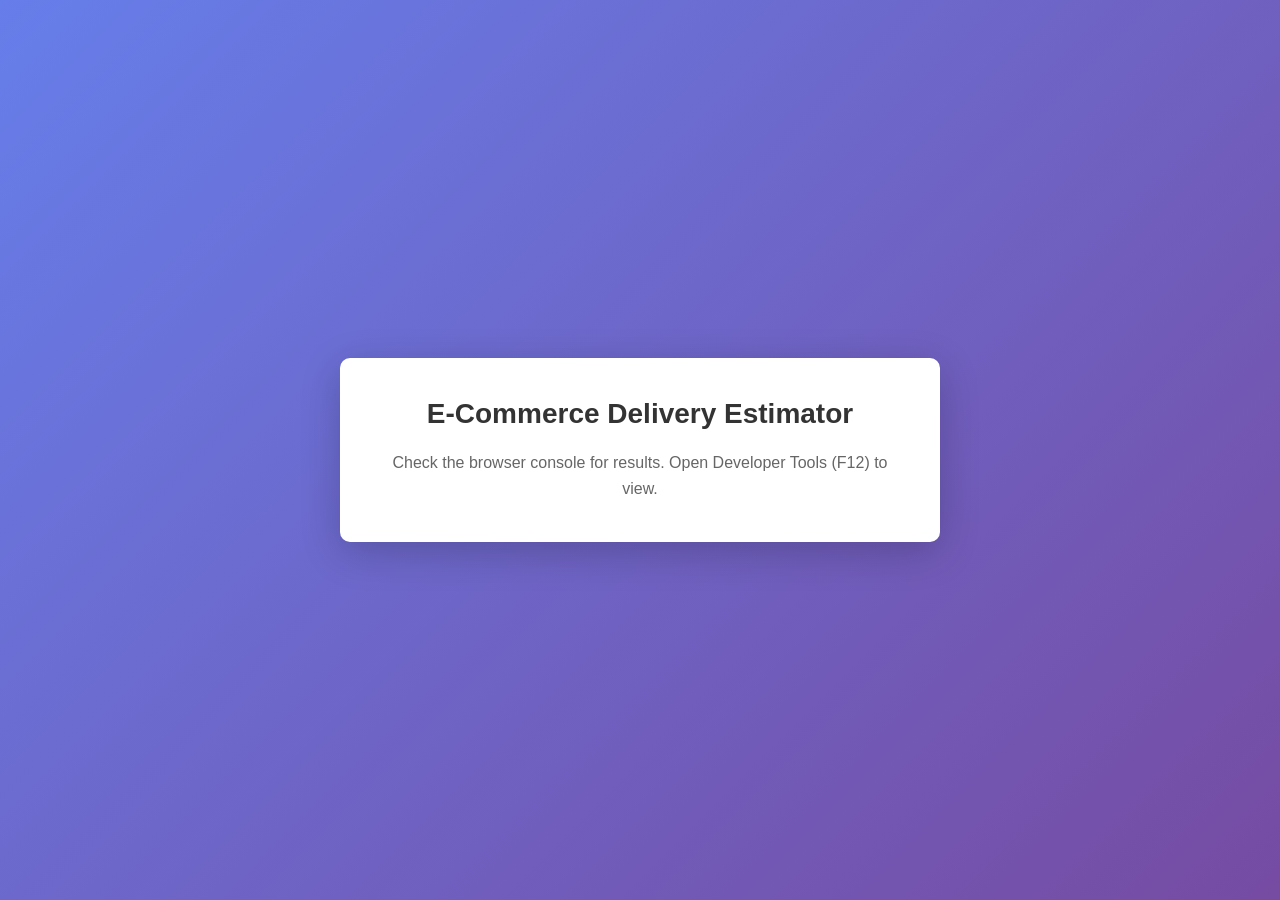
<file: Q1-Ecommerce-Delivery-Estimator/index.html>
<!DOCTYPE html>
<html lang="en">
<head>
    <meta charset="UTF-8">
    <meta name="viewport" content="width=device-width, initial-scale=1.0">
    <title>E-Commerce Delivery Estimator</title>
    <link rel="stylesheet" href="style.css">
</head>
<body>
    <div class="container">
        <h1>E-Commerce Delivery Estimator</h1>
        <p>Check the browser console for results. Open Developer Tools (F12) to view.</p>
    </div>
    <script src="script.js"></script>
</body>
</html>
</file>
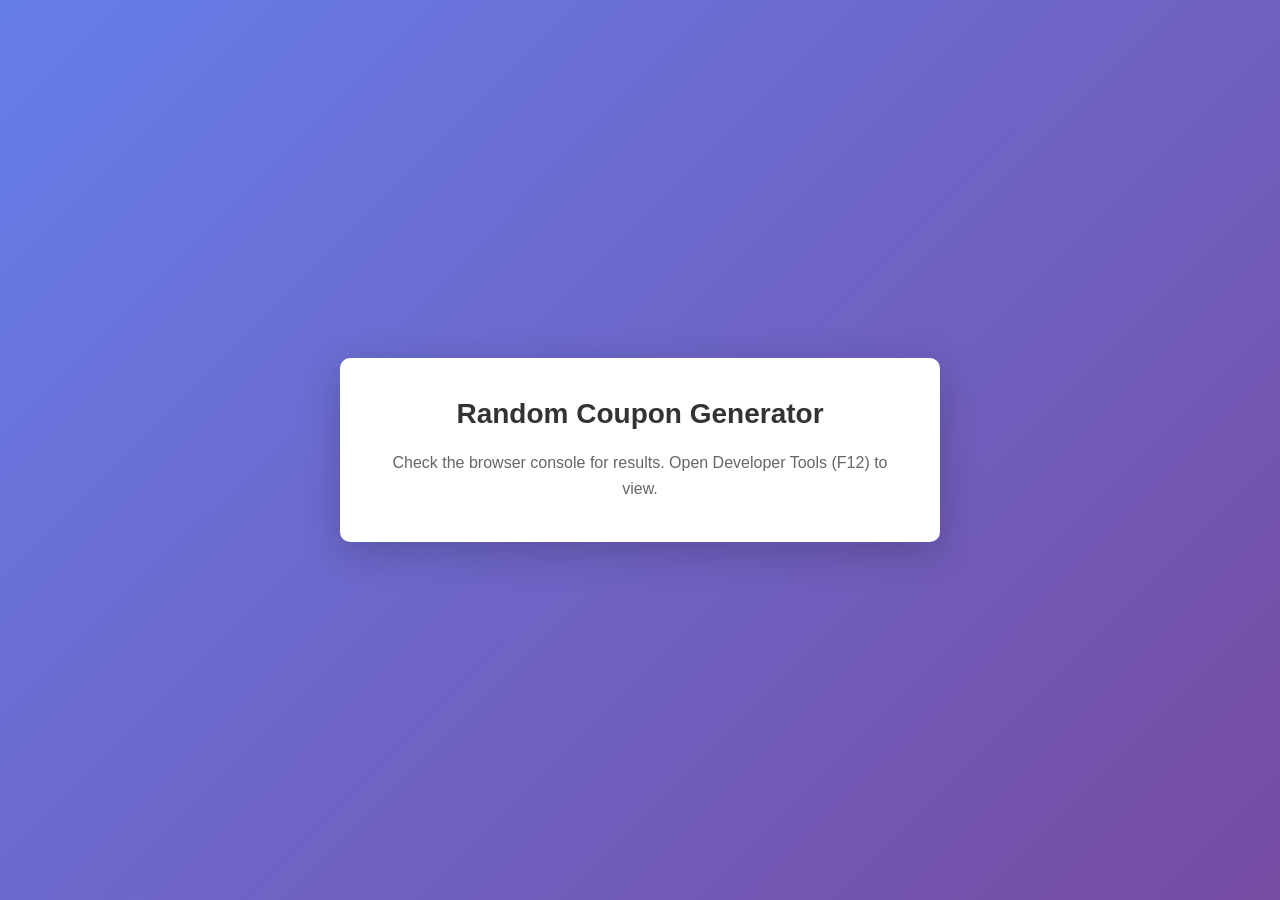
<file: Q10-Random-Coupon-Generator/index.html>
<!DOCTYPE html>
<html lang="en">
<head>
    <meta charset="UTF-8">
    <meta name="viewport" content="width=device-width, initial-scale=1.0">
    <title>Random Coupon Generator</title>
    <link rel="stylesheet" href="style.css">
</head>
<body>
    <div class="container">
        <h1>Random Coupon Generator</h1>
        <p>Check the browser console for results. Open Developer Tools (F12) to view.</p>
    </div>
    <script src="script.js"></script>
</body>
</html>
</file>
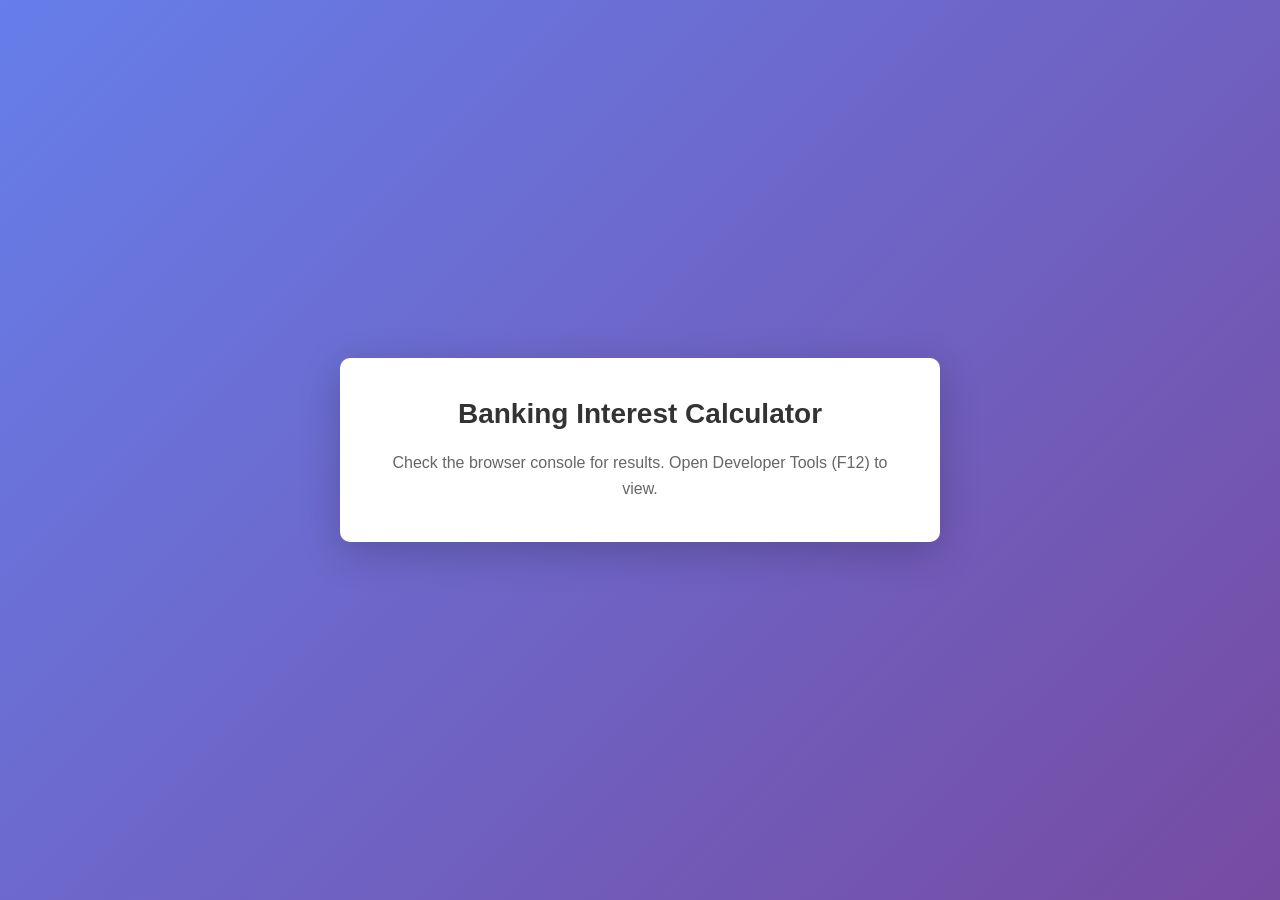
<file: Q2-Banking-Interest-Calculator/index.html>
<!DOCTYPE html>
<html lang="en">
<head>
    <meta charset="UTF-8">
    <meta name="viewport" content="width=device-width, initial-scale=1.0">
    <title>Banking Interest Calculator</title>
    <link rel="stylesheet" href="style.css">
</head>
<body>
    <div class="container">
        <h1>Banking Interest Calculator</h1>
        <p>Check the browser console for results. Open Developer Tools (F12) to view.</p>
    </div>
    <script src="script.js"></script>
</body>
</html>
</file>
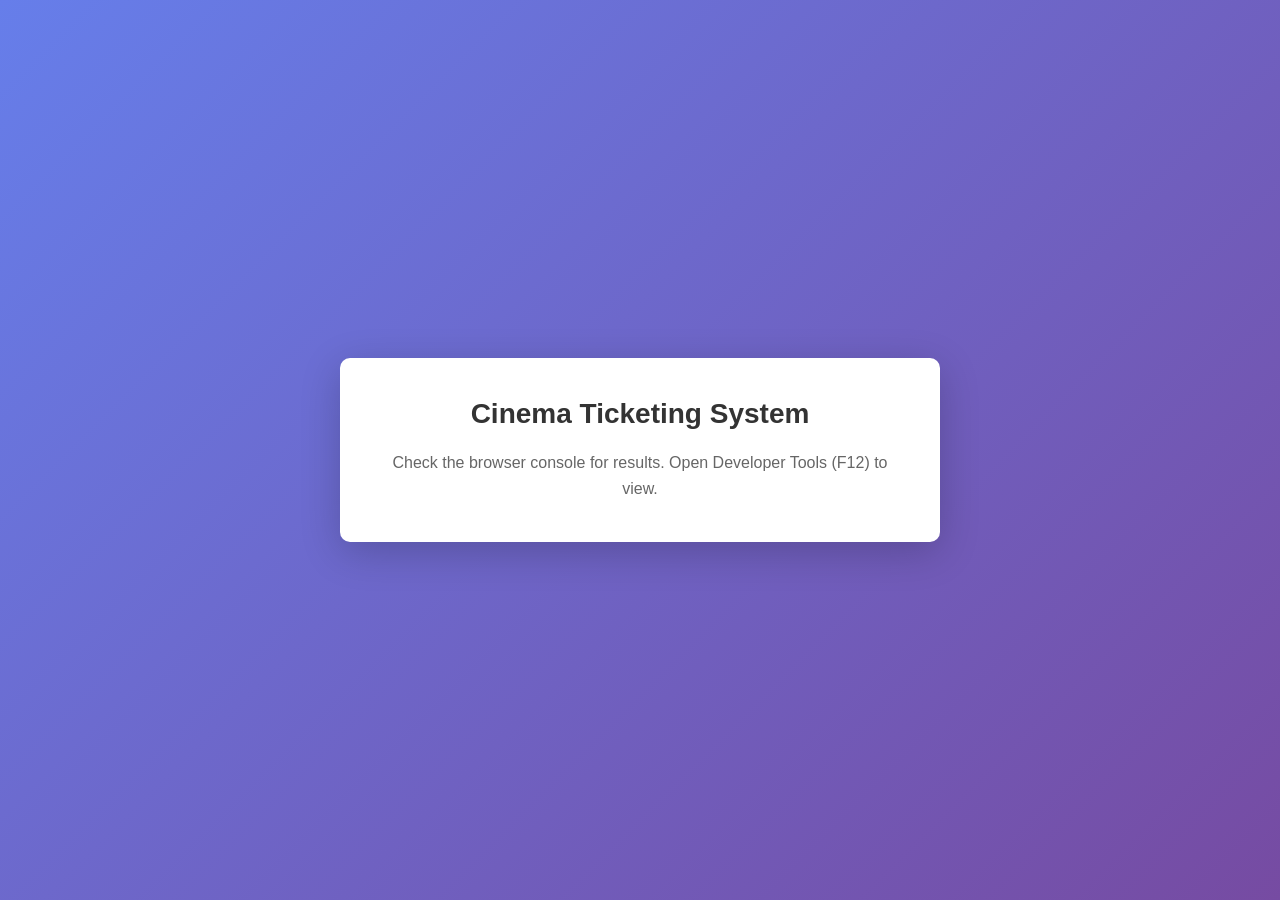
<file: Q3-Cinema-Ticketing-System/index.html>
<!DOCTYPE html>
<html lang="en">
<head>
    <meta charset="UTF-8">
    <meta name="viewport" content="width=device-width, initial-scale=1.0">
    <title>Cinema Ticketing System</title>
    <link rel="stylesheet" href="style.css">
</head>
<body>
    <div class="container">
        <h1>Cinema Ticketing System</h1>
        <p>Check the browser console for results. Open Developer Tools (F12) to view.</p>
    </div>
    <script src="script.js"></script>
</body>
</html>
</file>
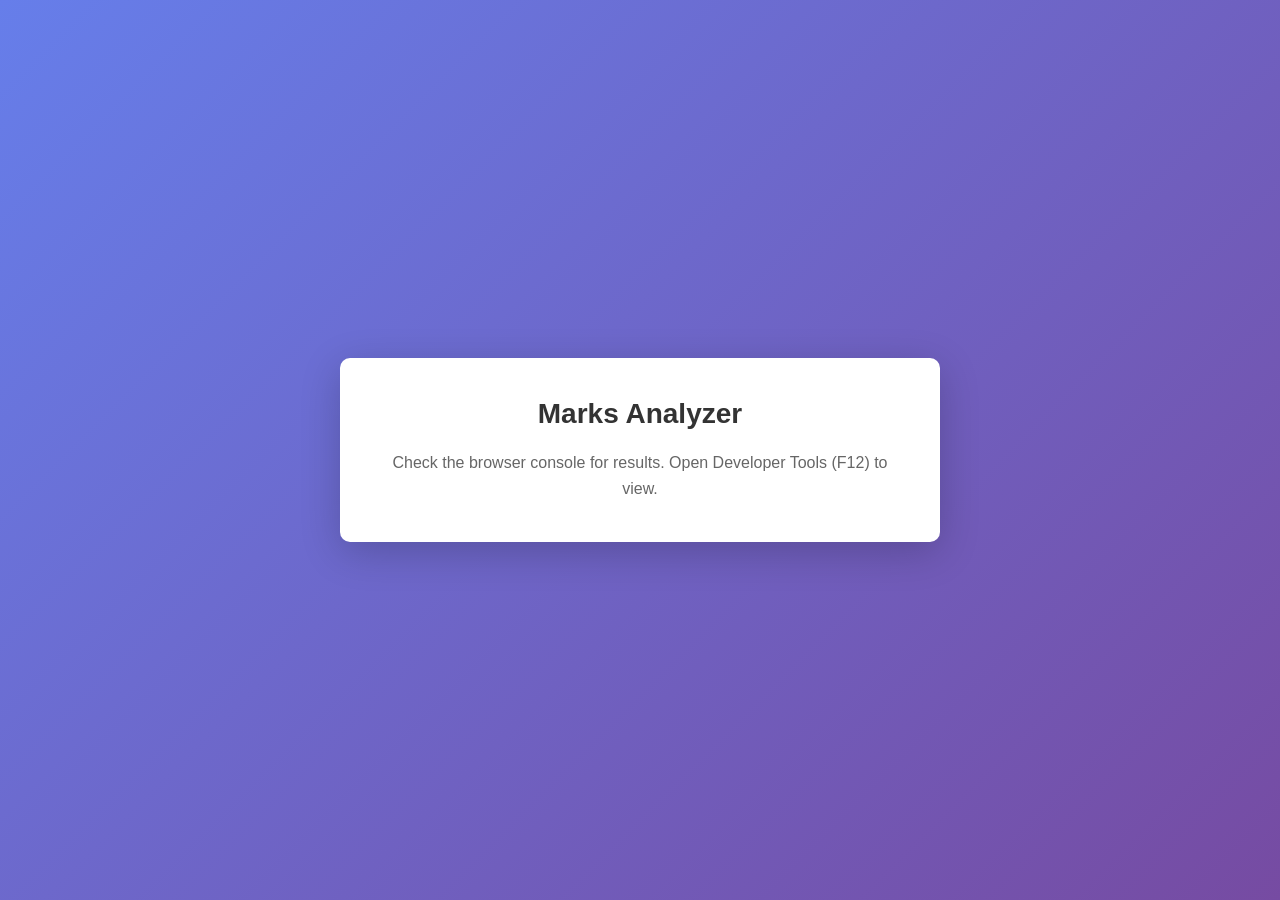
<file: Q4-Marks-Analyzer/index.html>
<!DOCTYPE html>
<html lang="en">
<head>
    <meta charset="UTF-8">
    <meta name="viewport" content="width=device-width, initial-scale=1.0">
    <title>Marks Analyzer</title>
    <link rel="stylesheet" href="style.css">
</head>
<body>
    <div class="container">
        <h1>Marks Analyzer</h1>
        <p>Check the browser console for results. Open Developer Tools (F12) to view.</p>
    </div>
    <script src="script.js"></script>
</body>
</html>
</file>
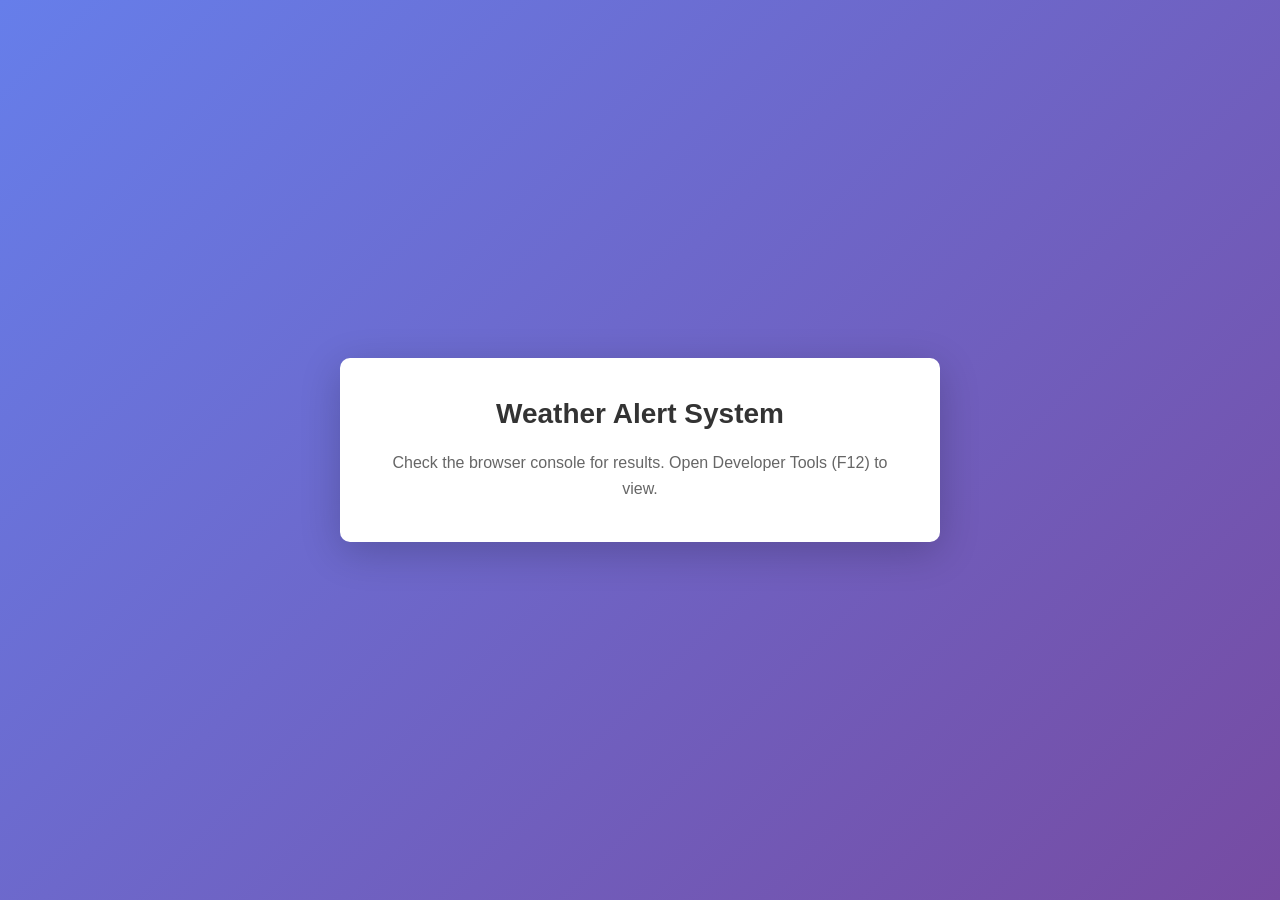
<file: Q5-Weather-Alert-System/index.html>
<!DOCTYPE html>
<html lang="en">
<head>
    <meta charset="UTF-8">
    <meta name="viewport" content="width=device-width, initial-scale=1.0">
    <title>Weather Alert System</title>
    <link rel="stylesheet" href="style.css">
</head>
<body>
    <div class="container">
        <h1>Weather Alert System</h1>
        <p>Check the browser console for results. Open Developer Tools (F12) to view.</p>
    </div>
    <script src="script.js"></script>
</body>
</html>
</file>
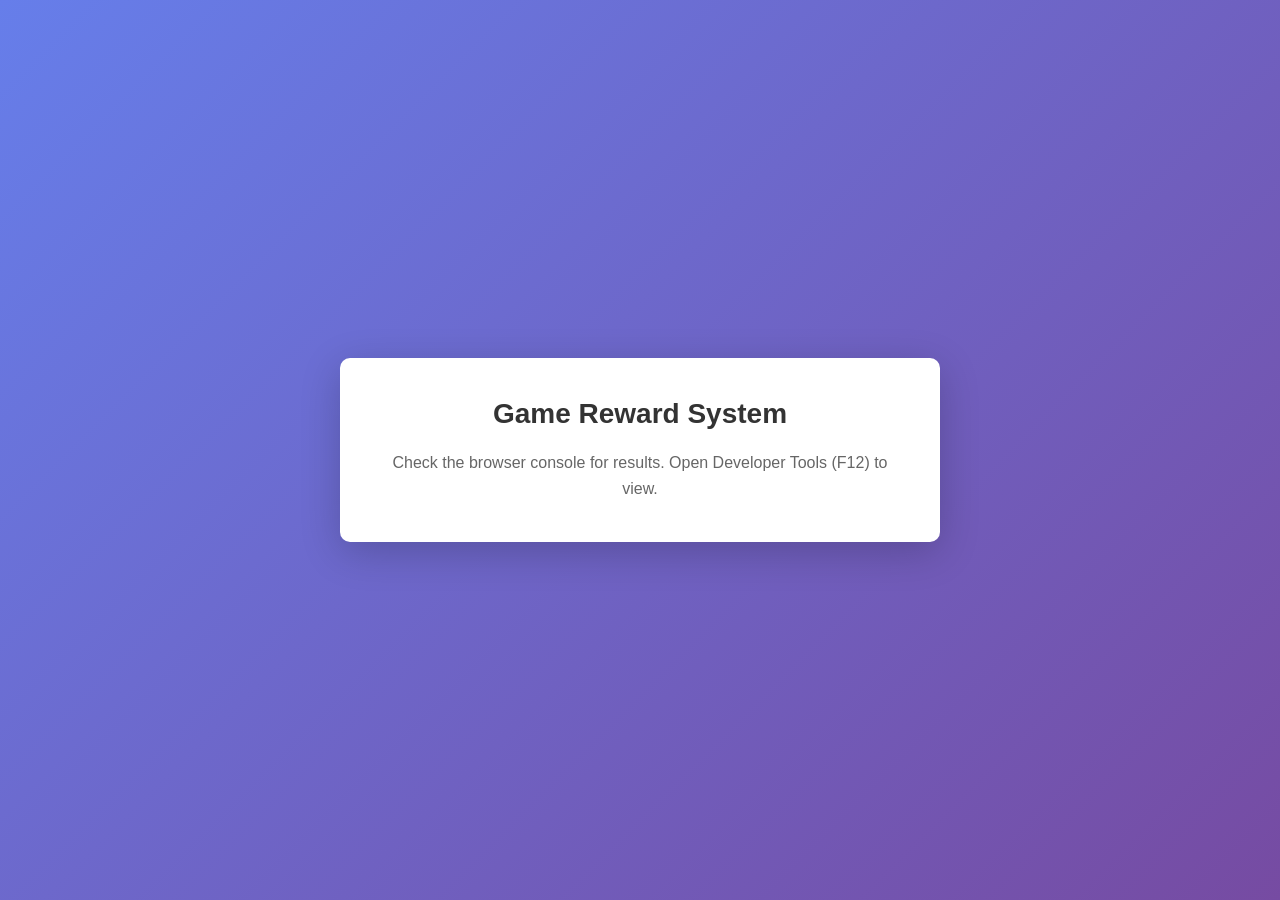
<file: Q6-Game-Reward-System/index.html>
<!DOCTYPE html>
<html lang="en">
<head>
    <meta charset="UTF-8">
    <meta name="viewport" content="width=device-width, initial-scale=1.0">
    <title>Game Reward System</title>
    <link rel="stylesheet" href="style.css">
</head>
<body>
    <div class="container">
        <h1>Game Reward System</h1>
        <p>Check the browser console for results. Open Developer Tools (F12) to view.</p>
    </div>
    <script src="script.js"></script>
</body>
</html>
</file>
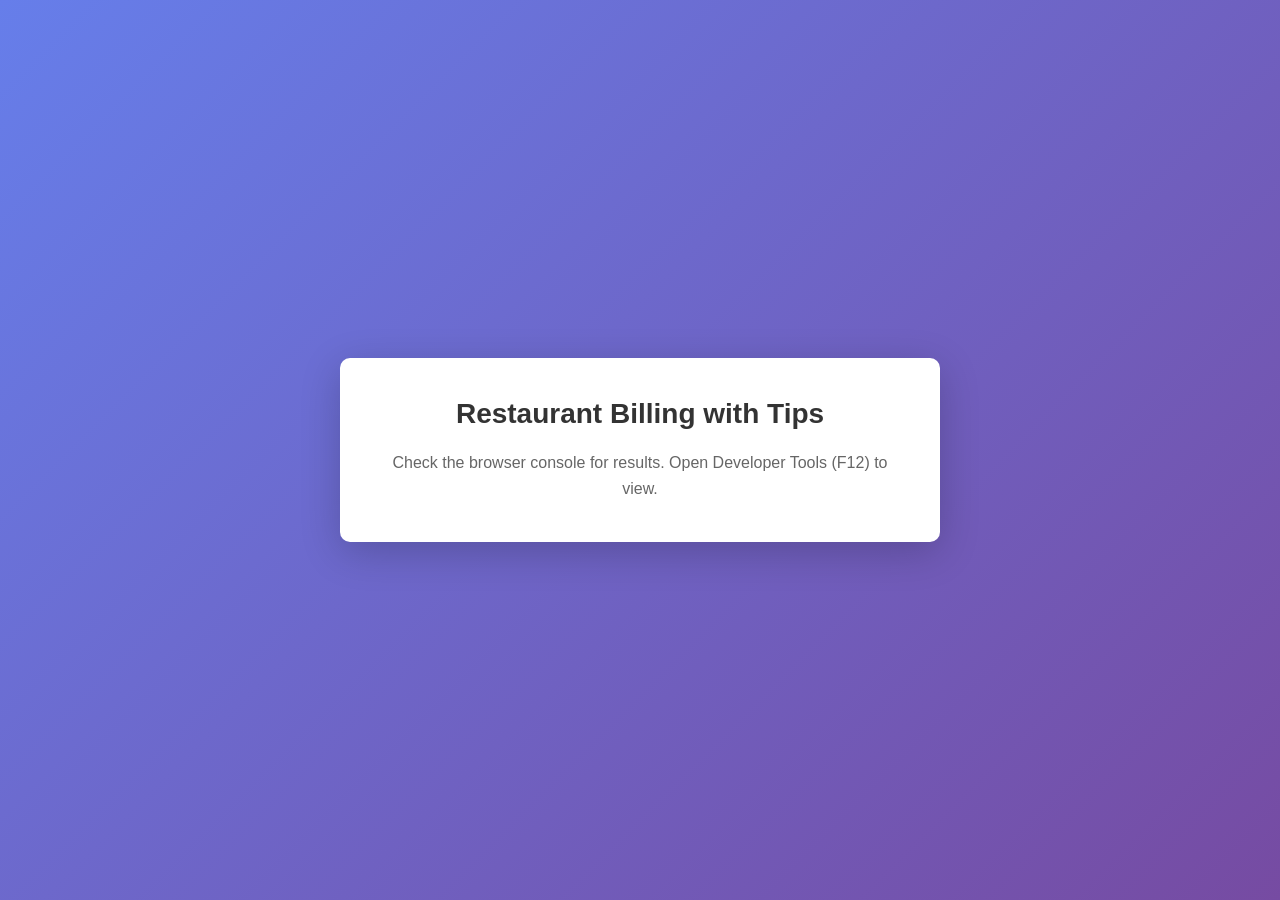
<file: Q7-Restaurant-Billing/index.html>
<!DOCTYPE html>
<html lang="en">
<head>
    <meta charset="UTF-8">
    <meta name="viewport" content="width=device-width, initial-scale=1.0">
    <title>Restaurant Billing with Tips</title>
    <link rel="stylesheet" href="style.css">
</head>
<body>
    <div class="container">
        <h1>Restaurant Billing with Tips</h1>
        <p>Check the browser console for results. Open Developer Tools (F12) to view.</p>
    </div>
    <script src="script.js"></script>
</body>
</html>
</file>
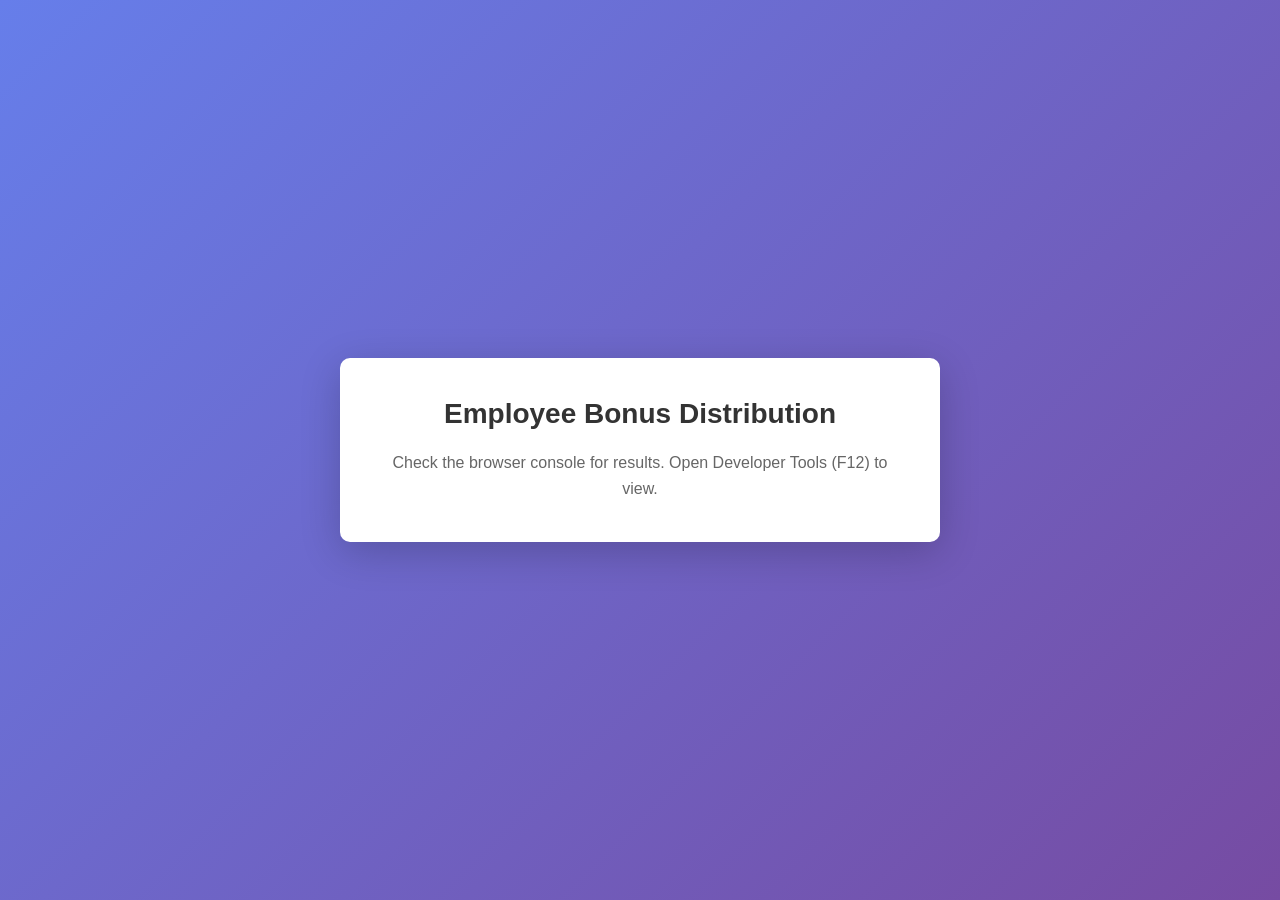
<file: Q8-Employee-Bonus/index.html>
<!DOCTYPE html>
<html lang="en">
<head>
    <meta charset="UTF-8">
    <meta name="viewport" content="width=device-width, initial-scale=1.0">
    <title>Employee Bonus Distribution</title>
    <link rel="stylesheet" href="style.css">
</head>
<body>
    <div class="container">
        <h1>Employee Bonus Distribution</h1>
        <p>Check the browser console for results. Open Developer Tools (F12) to view.</p>
    </div>
    <script src="script.js"></script>
</body>
</html>
</file>
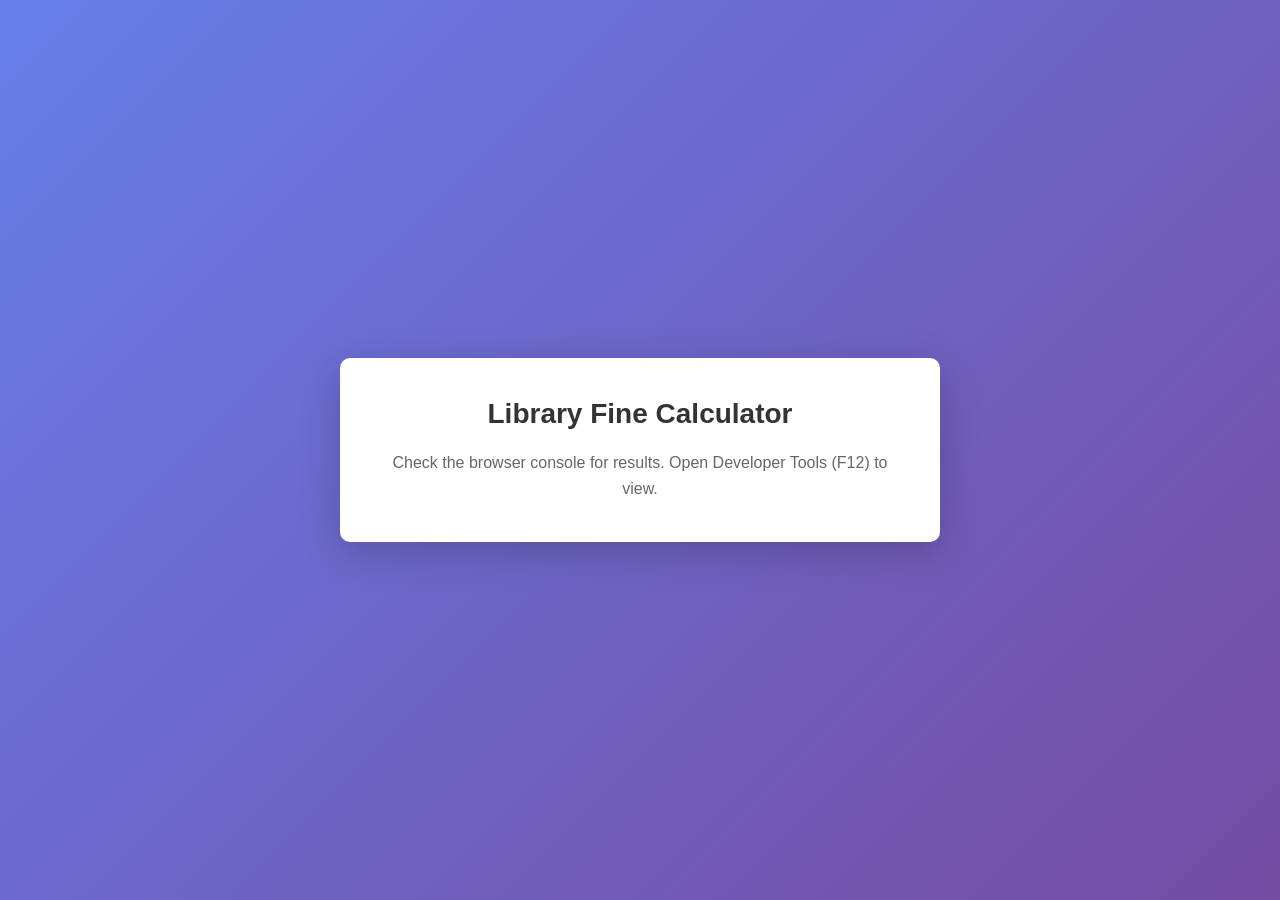
<file: Q9-Library-Fine-Calculator/index.html>
<!DOCTYPE html>
<html lang="en">
<head>
    <meta charset="UTF-8">
    <meta name="viewport" content="width=device-width, initial-scale=1.0">
    <title>Library Fine Calculator</title>
    <link rel="stylesheet" href="style.css">
</head>
<body>
    <div class="container">
        <h1>Library Fine Calculator</h1>
        <p>Check the browser console for results. Open Developer Tools (F12) to view.</p>
    </div>
    <script src="script.js"></script>
</body>
</html>
</file>
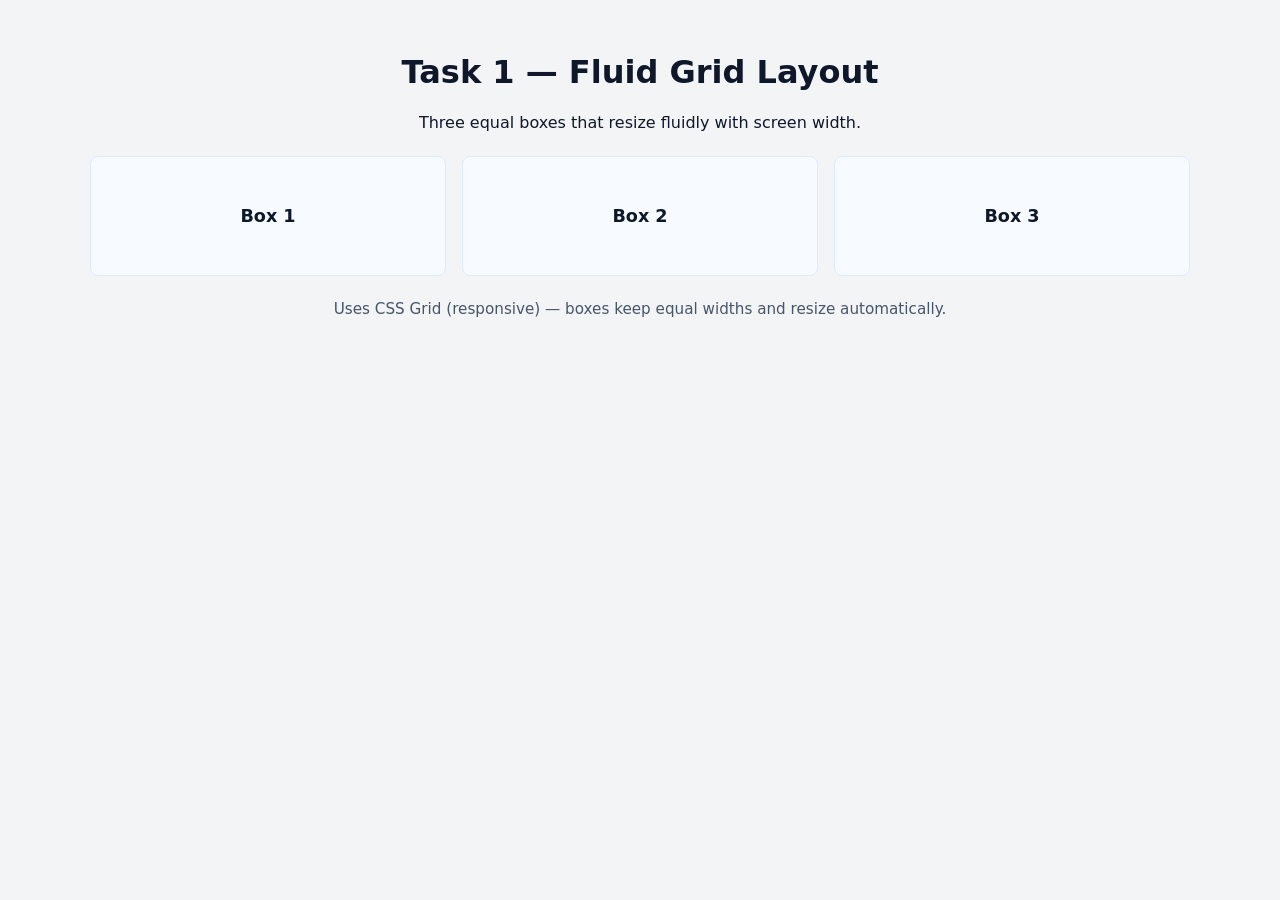
<file: ClassTasks/Task1-FluidGridLayout/index.html>
<!DOCTYPE html>
<html lang="en">
<head>
  <meta charset="utf-8">
  <meta name="viewport" content="width=device-width, initial-scale=1">
  <title>Task 1 - Fluid Grid Layout</title>
  <link rel="stylesheet" href="styles.css">
</head>
<body>
  <header>
    <h1>Task 1 — Fluid Grid Layout</h1>
    <p class="lead">Three equal boxes that resize fluidly with screen width.</p>
  </header>

  <main>
    <section class="grid-wrapper" aria-label="Fluid grid example">
      <div class="grid">
        <div class="box">Box 1</div>
        <div class="box">Box 2</div>
        <div class="box">Box 3</div>
      </div>
    </section>
  </main>

  <footer>
    <p>Uses CSS Grid (responsive) — boxes keep equal widths and resize automatically.</p>
  </footer>
</body>
</html>
</file>
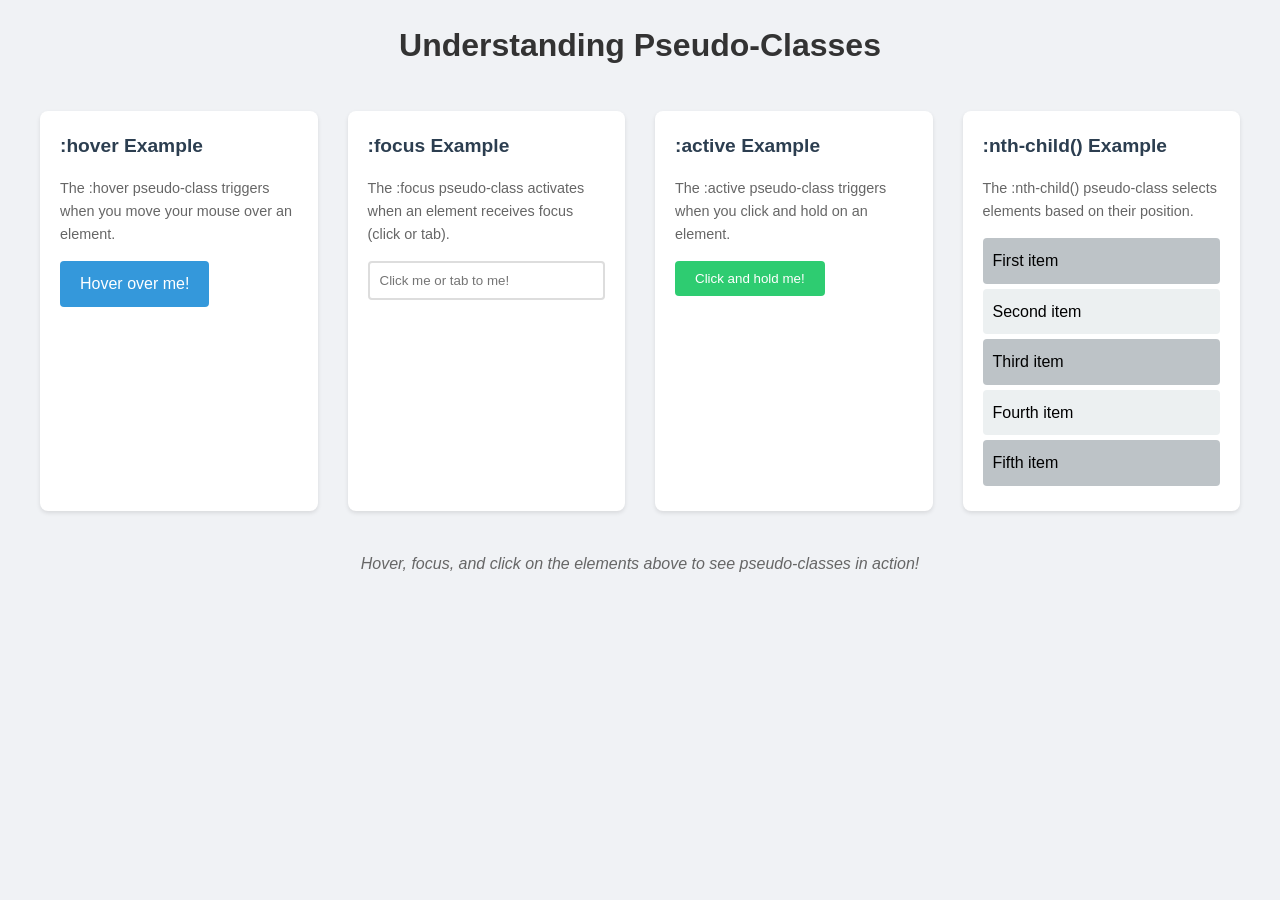
<file: Exercises/01-PseudoClasses/index.html>
<!DOCTYPE html>
<html lang="en">
<head>
    <meta charset="UTF-8">
    <meta name="viewport" content="width=device-width, initial-scale=1.0">
    <title>Pseudo-Classes Demonstration</title>
    <link rel="stylesheet" href="styles.css">
</head>
<body>
    <header>
        <h1>Understanding Pseudo-Classes</h1>
    </header>

    <main class="examples-container">
        <section class="example">
            <h2>:hover Example</h2>
            <p class="explanation">The :hover pseudo-class triggers when you move your mouse over an element.</p>
            <a href="#" class="demo-link hover-demo">Hover over me!</a>
        </section>

        <section class="example">
            <h2>:focus Example</h2>
            <p class="explanation">The :focus pseudo-class activates when an element receives focus (click or tab).</p>
            <input type="text" class="focus-demo" placeholder="Click me or tab to me!">
        </section>

        <section class="example">
            <h2>:active Example</h2>
            <p class="explanation">The :active pseudo-class triggers when you click and hold on an element.</p>
            <button class="active-demo">Click and hold me!</button>
        </section>

        <section class="example">
            <h2>:nth-child() Example</h2>
            <p class="explanation">The :nth-child() pseudo-class selects elements based on their position.</p>
            <ul class="nth-child-demo">
                <li>First item</li>
                <li>Second item</li>
                <li>Third item</li>
                <li>Fourth item</li>
                <li>Fifth item</li>
            </ul>
        </section>
    </main>

    <footer>
        <p>Hover, focus, and click on the elements above to see pseudo-classes in action!</p>
    </footer>
</body>
</html>
</file>
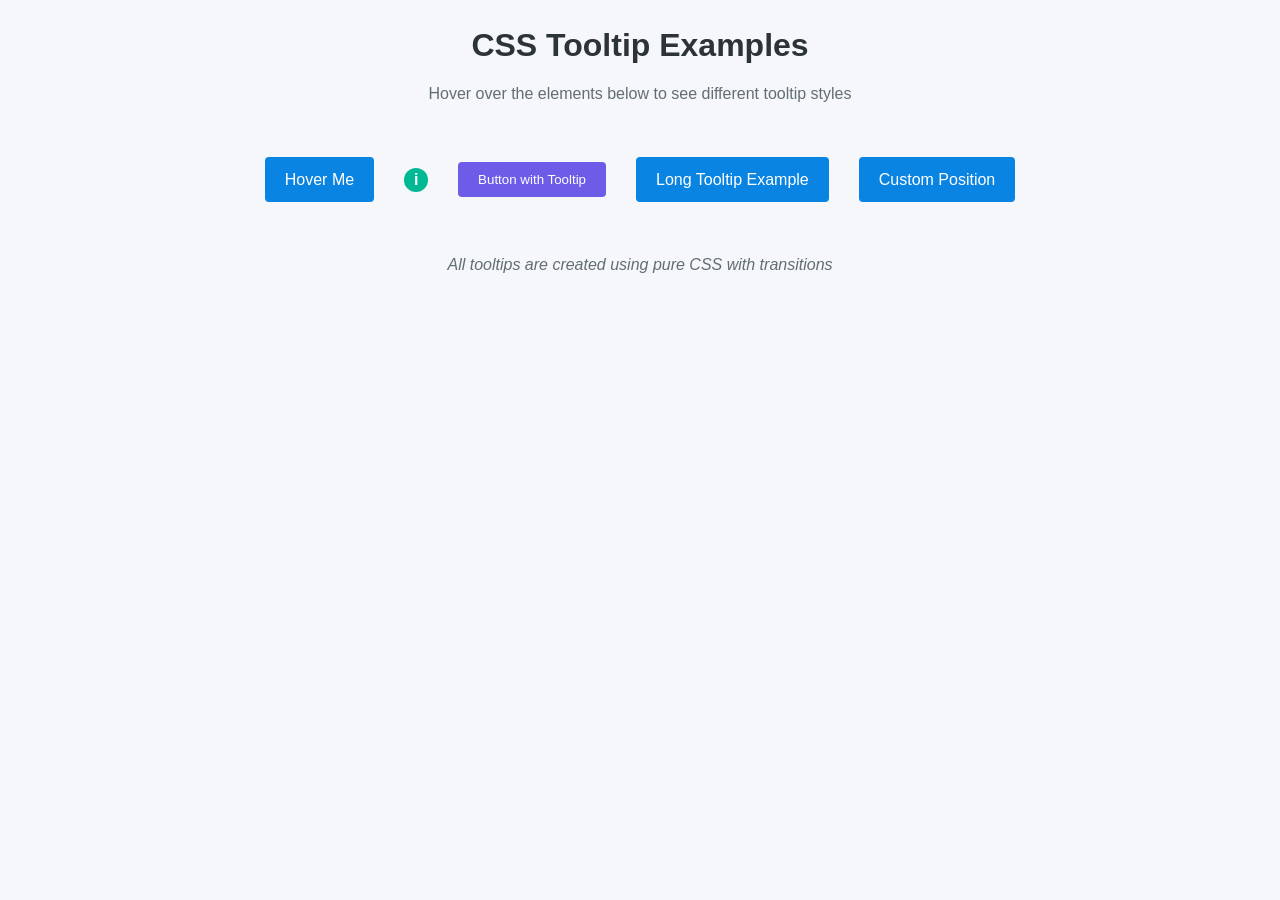
<file: Exercises/02-Tooltips/index.html>
<!DOCTYPE html>
<html lang="en">
<head>
    <meta charset="UTF-8">
    <meta name="viewport" content="width=device-width, initial-scale=1.0">
    <title>Tooltip Demonstration</title>
    <link rel="stylesheet" href="styles.css">
</head>
<body>
    <header>
        <h1>CSS Tooltip Examples</h1>
        <p>Hover over the elements below to see different tooltip styles</p>
    </header>

    <main class="tooltip-container">
        <div class="tooltip-item">
            <span class="tooltip-trigger" data-tooltip="This is a simple tooltip">
                Hover Me
            </span>
        </div>

        <div class="tooltip-item">
            <i class="info-icon" data-tooltip="Tooltips can appear on icons too!">i</i>
        </div>

        <div class="tooltip-item">
            <button class="tooltip-button" data-tooltip="Buttons can have tooltips">
                Button with Tooltip
            </button>
        </div>

        <div class="tooltip-item">
            <span class="tooltip-trigger long-tooltip" data-tooltip="This is a longer tooltip that demonstrates how multiple lines of text can be handled gracefully in our tooltip system">
                Long Tooltip Example
            </span>
        </div>

        <div class="tooltip-item">
            <span class="tooltip-trigger custom-position" data-tooltip="This tooltip appears with a different offset">
                Custom Position
            </span>
        </div>
    </main>

    <footer>
        <p>All tooltips are created using pure CSS with transitions</p>
    </footer>
</body>
</html>
</file>
<file: Q1-Ecommerce-Delivery-Estimator/style.css>
/* General Styling */
* {
    margin: 0;
    padding: 0;
    box-sizing: border-box;
}

body {
    font-family: 'Segoe UI', Tahoma, Geneva, Verdana, sans-serif;
    background: linear-gradient(135deg, #667eea 0%, #764ba2 100%);
    display: flex;
    justify-content: center;
    align-items: center;
    min-height: 100vh;
    padding: 20px;
}

.container {
    background: white;
    border-radius: 10px;
    box-shadow: 0 10px 40px rgba(0, 0, 0, 0.2);
    padding: 40px;
    max-width: 600px;
    text-align: center;
}

h1 {
    color: #333;
    margin-bottom: 20px;
    font-size: 28px;
}

p {
    color: #666;
    font-size: 16px;
    line-height: 1.6;
}
</file>
<file: Q10-Random-Coupon-Generator/style.css>
/* General Styling */
* {
    margin: 0;
    padding: 0;
    box-sizing: border-box;
}

body {
    font-family: 'Segoe UI', Tahoma, Geneva, Verdana, sans-serif;
    background: linear-gradient(135deg, #667eea 0%, #764ba2 100%);
    display: flex;
    justify-content: center;
    align-items: center;
    min-height: 100vh;
    padding: 20px;
}

.container {
    background: white;
    border-radius: 10px;
    box-shadow: 0 10px 40px rgba(0, 0, 0, 0.2);
    padding: 40px;
    max-width: 600px;
    text-align: center;
}

h1 {
    color: #333;
    margin-bottom: 20px;
    font-size: 28px;
}

p {
    color: #666;
    font-size: 16px;
    line-height: 1.6;
}
</file>
<file: Q2-Banking-Interest-Calculator/style.css>
/* General Styling */
* {
    margin: 0;
    padding: 0;
    box-sizing: border-box;
}

body {
    font-family: 'Segoe UI', Tahoma, Geneva, Verdana, sans-serif;
    background: linear-gradient(135deg, #667eea 0%, #764ba2 100%);
    display: flex;
    justify-content: center;
    align-items: center;
    min-height: 100vh;
    padding: 20px;
}

.container {
    background: white;
    border-radius: 10px;
    box-shadow: 0 10px 40px rgba(0, 0, 0, 0.2);
    padding: 40px;
    max-width: 600px;
    text-align: center;
}

h1 {
    color: #333;
    margin-bottom: 20px;
    font-size: 28px;
}

p {
    color: #666;
    font-size: 16px;
    line-height: 1.6;
}
</file>
<file: Q3-Cinema-Ticketing-System/style.css>
/* General Styling */
* {
    margin: 0;
    padding: 0;
    box-sizing: border-box;
}

body {
    font-family: 'Segoe UI', Tahoma, Geneva, Verdana, sans-serif;
    background: linear-gradient(135deg, #667eea 0%, #764ba2 100%);
    display: flex;
    justify-content: center;
    align-items: center;
    min-height: 100vh;
    padding: 20px;
}

.container {
    background: white;
    border-radius: 10px;
    box-shadow: 0 10px 40px rgba(0, 0, 0, 0.2);
    padding: 40px;
    max-width: 600px;
    text-align: center;
}

h1 {
    color: #333;
    margin-bottom: 20px;
    font-size: 28px;
}

p {
    color: #666;
    font-size: 16px;
    line-height: 1.6;
}
</file>
<file: Q4-Marks-Analyzer/style.css>
/* General Styling */
* {
    margin: 0;
    padding: 0;
    box-sizing: border-box;
}

body {
    font-family: 'Segoe UI', Tahoma, Geneva, Verdana, sans-serif;
    background: linear-gradient(135deg, #667eea 0%, #764ba2 100%);
    display: flex;
    justify-content: center;
    align-items: center;
    min-height: 100vh;
    padding: 20px;
}

.container {
    background: white;
    border-radius: 10px;
    box-shadow: 0 10px 40px rgba(0, 0, 0, 0.2);
    padding: 40px;
    max-width: 600px;
    text-align: center;
}

h1 {
    color: #333;
    margin-bottom: 20px;
    font-size: 28px;
}

p {
    color: #666;
    font-size: 16px;
    line-height: 1.6;
}
</file>
<file: Q5-Weather-Alert-System/style.css>
/* General Styling */
* {
    margin: 0;
    padding: 0;
    box-sizing: border-box;
}

body {
    font-family: 'Segoe UI', Tahoma, Geneva, Verdana, sans-serif;
    background: linear-gradient(135deg, #667eea 0%, #764ba2 100%);
    display: flex;
    justify-content: center;
    align-items: center;
    min-height: 100vh;
    padding: 20px;
}

.container {
    background: white;
    border-radius: 10px;
    box-shadow: 0 10px 40px rgba(0, 0, 0, 0.2);
    padding: 40px;
    max-width: 600px;
    text-align: center;
}

h1 {
    color: #333;
    margin-bottom: 20px;
    font-size: 28px;
}

p {
    color: #666;
    font-size: 16px;
    line-height: 1.6;
}
</file>
<file: Q6-Game-Reward-System/style.css>
/* General Styling */
* {
    margin: 0;
    padding: 0;
    box-sizing: border-box;
}

body {
    font-family: 'Segoe UI', Tahoma, Geneva, Verdana, sans-serif;
    background: linear-gradient(135deg, #667eea 0%, #764ba2 100%);
    display: flex;
    justify-content: center;
    align-items: center;
    min-height: 100vh;
    padding: 20px;
}

.container {
    background: white;
    border-radius: 10px;
    box-shadow: 0 10px 40px rgba(0, 0, 0, 0.2);
    padding: 40px;
    max-width: 600px;
    text-align: center;
}

h1 {
    color: #333;
    margin-bottom: 20px;
    font-size: 28px;
}

p {
    color: #666;
    font-size: 16px;
    line-height: 1.6;
}
</file>
<file: Q7-Restaurant-Billing/style.css>
/* General Styling */
* {
    margin: 0;
    padding: 0;
    box-sizing: border-box;
}

body {
    font-family: 'Segoe UI', Tahoma, Geneva, Verdana, sans-serif;
    background: linear-gradient(135deg, #667eea 0%, #764ba2 100%);
    display: flex;
    justify-content: center;
    align-items: center;
    min-height: 100vh;
    padding: 20px;
}

.container {
    background: white;
    border-radius: 10px;
    box-shadow: 0 10px 40px rgba(0, 0, 0, 0.2);
    padding: 40px;
    max-width: 600px;
    text-align: center;
}

h1 {
    color: #333;
    margin-bottom: 20px;
    font-size: 28px;
}

p {
    color: #666;
    font-size: 16px;
    line-height: 1.6;
}
</file>
<file: Q8-Employee-Bonus/style.css>
/* General Styling */
* {
    margin: 0;
    padding: 0;
    box-sizing: border-box;
}

body {
    font-family: 'Segoe UI', Tahoma, Geneva, Verdana, sans-serif;
    background: linear-gradient(135deg, #667eea 0%, #764ba2 100%);
    display: flex;
    justify-content: center;
    align-items: center;
    min-height: 100vh;
    padding: 20px;
}

.container {
    background: white;
    border-radius: 10px;
    box-shadow: 0 10px 40px rgba(0, 0, 0, 0.2);
    padding: 40px;
    max-width: 600px;
    text-align: center;
}

h1 {
    color: #333;
    margin-bottom: 20px;
    font-size: 28px;
}

p {
    color: #666;
    font-size: 16px;
    line-height: 1.6;
}
</file>
<file: Q9-Library-Fine-Calculator/style.css>
/* General Styling */
* {
    margin: 0;
    padding: 0;
    box-sizing: border-box;
}

body {
    font-family: 'Segoe UI', Tahoma, Geneva, Verdana, sans-serif;
    background: linear-gradient(135deg, #667eea 0%, #764ba2 100%);
    display: flex;
    justify-content: center;
    align-items: center;
    min-height: 100vh;
    padding: 20px;
}

.container {
    background: white;
    border-radius: 10px;
    box-shadow: 0 10px 40px rgba(0, 0, 0, 0.2);
    padding: 40px;
    max-width: 600px;
    text-align: center;
}

h1 {
    color: #333;
    margin-bottom: 20px;
    font-size: 28px;
}

p {
    color: #666;
    font-size: 16px;
    line-height: 1.6;
}
</file>
<file: ClassTasks/Task1-FluidGridLayout/styles.css>
/* Task 1: Fluid Grid Layout
   - 3 equal boxes in a row
   - responsive: boxes resize automatically
   - uses CSS Grid with auto-fit/minmax for fluid behavior
*/

:root{
  --gap: 1rem;
  --box-padding: 1.25rem;
  --box-bg: #f7fbff;
  --box-border: #dbeafe;
  --text-color: #0f172a;
}

*{box-sizing:border-box}

body{
  font-family: system-ui, -apple-system, 'Segoe UI', Roboto, 'Helvetica Neue', Arial;
  margin:0;
  background:#f3f4f6;
  color:var(--text-color);
  padding:2rem;
}

header{text-align:center;margin-bottom:1.5rem}
.header .lead{}

.grid-wrapper{max-width:1100px;margin:0 auto}

/* fluid grid: 3 equal columns when there is space, otherwise they shrink to fit
   repeat(auto-fit, minmax(240px, 1fr)) keeps columns equal and responsive */
.grid{
  display:grid;
  grid-template-columns:repeat(auto-fit, minmax(240px, 1fr));
  gap:var(--gap);
  align-items:stretch;
}

.box{
  background:var(--box-bg);
  border:1px solid var(--box-border);
  padding:var(--box-padding);
  border-radius:8px;
  display:flex;
  align-items:center;
  justify-content:center;
  text-align:center;
  font-weight:600;
  font-size:1.1rem;
  min-height:120px; /* visual height that scales with width */
}

footer{max-width:1100px;margin:1.5rem auto 0;color:#475569;text-align:center;font-size:0.95rem}

/* small screens: slightly smaller padding */
@media (max-width:420px){
  :root{--box-padding:0.9rem}
  .box{font-size:1rem}
}
</file>
<file: Exercises/01-PseudoClasses/styles.css>
/* Reset default styles */
* {
    margin: 0;
    padding: 0;
    box-sizing: border-box;
}

body {
    font-family: Arial, sans-serif;
    line-height: 1.6;
    padding: 20px;
    background-color: #f0f2f5;
}

header {
    text-align: center;
    margin-bottom: 40px;
}

h1 {
    color: #333;
    margin-bottom: 20px;
}

/* Flex container for examples */
.examples-container {
    display: flex;
    flex-wrap: wrap;
    justify-content: center;
    gap: 30px;
    max-width: 1200px;
    margin: 0 auto;
}

.example {
    flex: 1 1 250px;
    background: white;
    padding: 20px;
    border-radius: 8px;
    box-shadow: 0 2px 4px rgba(0, 0, 0, 0.1);
}

h2 {
    color: #2c3e50;
    margin-bottom: 15px;
    font-size: 1.2rem;
}

.explanation {
    color: #666;
    margin-bottom: 15px;
    font-size: 0.9rem;
}

/* Hover Demo */
.hover-demo {
    display: inline-block;
    padding: 10px 20px;
    background-color: #3498db;
    color: white;
    text-decoration: none;
    border-radius: 4px;
    transition: background-color 0.3s ease;
}

.hover-demo:hover {
    background-color: #2980b9;
    transform: translateY(-2px);
}

/* Focus Demo */
.focus-demo {
    padding: 10px;
    width: 100%;
    border: 2px solid #ddd;
    border-radius: 4px;
    transition: border-color 0.3s ease;
}

.focus-demo:focus {
    outline: none;
    border-color: #9b59b6;
    box-shadow: 0 0 5px rgba(155, 89, 182, 0.5);
}

/* Active Demo */
.active-demo {
    padding: 10px 20px;
    background-color: #2ecc71;
    color: white;
    border: none;
    border-radius: 4px;
    cursor: pointer;
    transition: background-color 0.3s ease;
}

.active-demo:active {
    background-color: #27ae60;
    transform: scale(0.95);
}

/* nth-child Demo */
.nth-child-demo {
    list-style: none;
}

.nth-child-demo li {
    padding: 10px;
    margin: 5px 0;
    background-color: #ecf0f1;
    border-radius: 4px;
    transition: background-color 0.3s ease;
}

.nth-child-demo li:nth-child(odd) {
    background-color: #bdc3c7;
}

.nth-child-demo li:hover {
    background-color: #95a5a6;
    color: white;
}

footer {
    text-align: center;
    margin-top: 40px;
    color: #666;
    font-style: italic;
}
</file>
<file: Exercises/02-Tooltips/styles.css>
/* Base styles */
* {
    margin: 0;
    padding: 0;
    box-sizing: border-box;
}

body {
    font-family: Arial, sans-serif;
    line-height: 1.6;
    padding: 20px;
    background-color: #f5f7fa;
    min-height: 100vh;
}

header {
    text-align: center;
    margin-bottom: 50px;
}

header h1 {
    color: #2d3436;
    margin-bottom: 10px;
}

header p {
    color: #636e72;
}

/* Tooltip container */
.tooltip-container {
    display: flex;
    justify-content: center;
    align-items: center;
    flex-wrap: wrap;
    gap: 30px;
    max-width: 1000px;
    margin: 0 auto;
}

.tooltip-item {
    position: relative;
}

/* Base tooltip styles */
[data-tooltip] {
    position: relative;
    cursor: pointer;
}

[data-tooltip]::before {
    content: attr(data-tooltip);
    position: absolute;
    bottom: 100%;
    left: 50%;
    transform: translateX(-50%) translateY(10px);
    padding: 8px 12px;
    background-color: #2d3436;
    color: white;
    font-size: 14px;
    border-radius: 4px;
    white-space: nowrap;
    opacity: 0;
    visibility: hidden;
    transition: all 0.3s ease-in-out;
    pointer-events: none;
    width: max-content;
    max-width: 200px;
}

[data-tooltip]::after {
    content: '';
    position: absolute;
    bottom: 100%;
    left: 50%;
    transform: translateX(-50%) translateY(10px);
    border-width: 6px;
    border-style: solid;
    border-color: #2d3436 transparent transparent transparent;
    opacity: 0;
    visibility: hidden;
    transition: all 0.3s ease-in-out;
}

/* Tooltip hover states */
[data-tooltip]:hover::before,
[data-tooltip]:hover::after {
    opacity: 1;
    visibility: visible;
    transform: translateX(-50%) translateY(0);
}

/* Specific element styles */
.tooltip-trigger {
    display: inline-block;
    padding: 10px 20px;
    background-color: #0984e3;
    color: white;
    border-radius: 4px;
    transition: background-color 0.3s ease;
}

.tooltip-trigger:hover {
    background-color: #0770c5;
}

.info-icon {
    display: inline-flex;
    align-items: center;
    justify-content: center;
    width: 24px;
    height: 24px;
    background-color: #00b894;
    color: white;
    border-radius: 50%;
    font-style: normal;
    font-weight: bold;
    cursor: pointer;
    transition: background-color 0.3s ease;
}

.info-icon:hover {
    background-color: #00a383;
}

.tooltip-button {
    padding: 10px 20px;
    background-color: #6c5ce7;
    color: white;
    border: none;
    border-radius: 4px;
    cursor: pointer;
    transition: background-color 0.3s ease;
}

.tooltip-button:hover {
    background-color: #5f4ed6;
}

/* Long tooltip modifications */
.long-tooltip::before {
    white-space: normal;
    text-align: center;
    line-height: 1.4;
}

/* Custom position tooltip */
.custom-position::before {
    transform: translateX(-50%) translateY(20px);
}

.custom-position:hover::before {
    transform: translateX(-50%) translateY(10px);
}

footer {
    text-align: center;
    margin-top: 50px;
    color: #636e72;
    font-style: italic;
}
</file>
